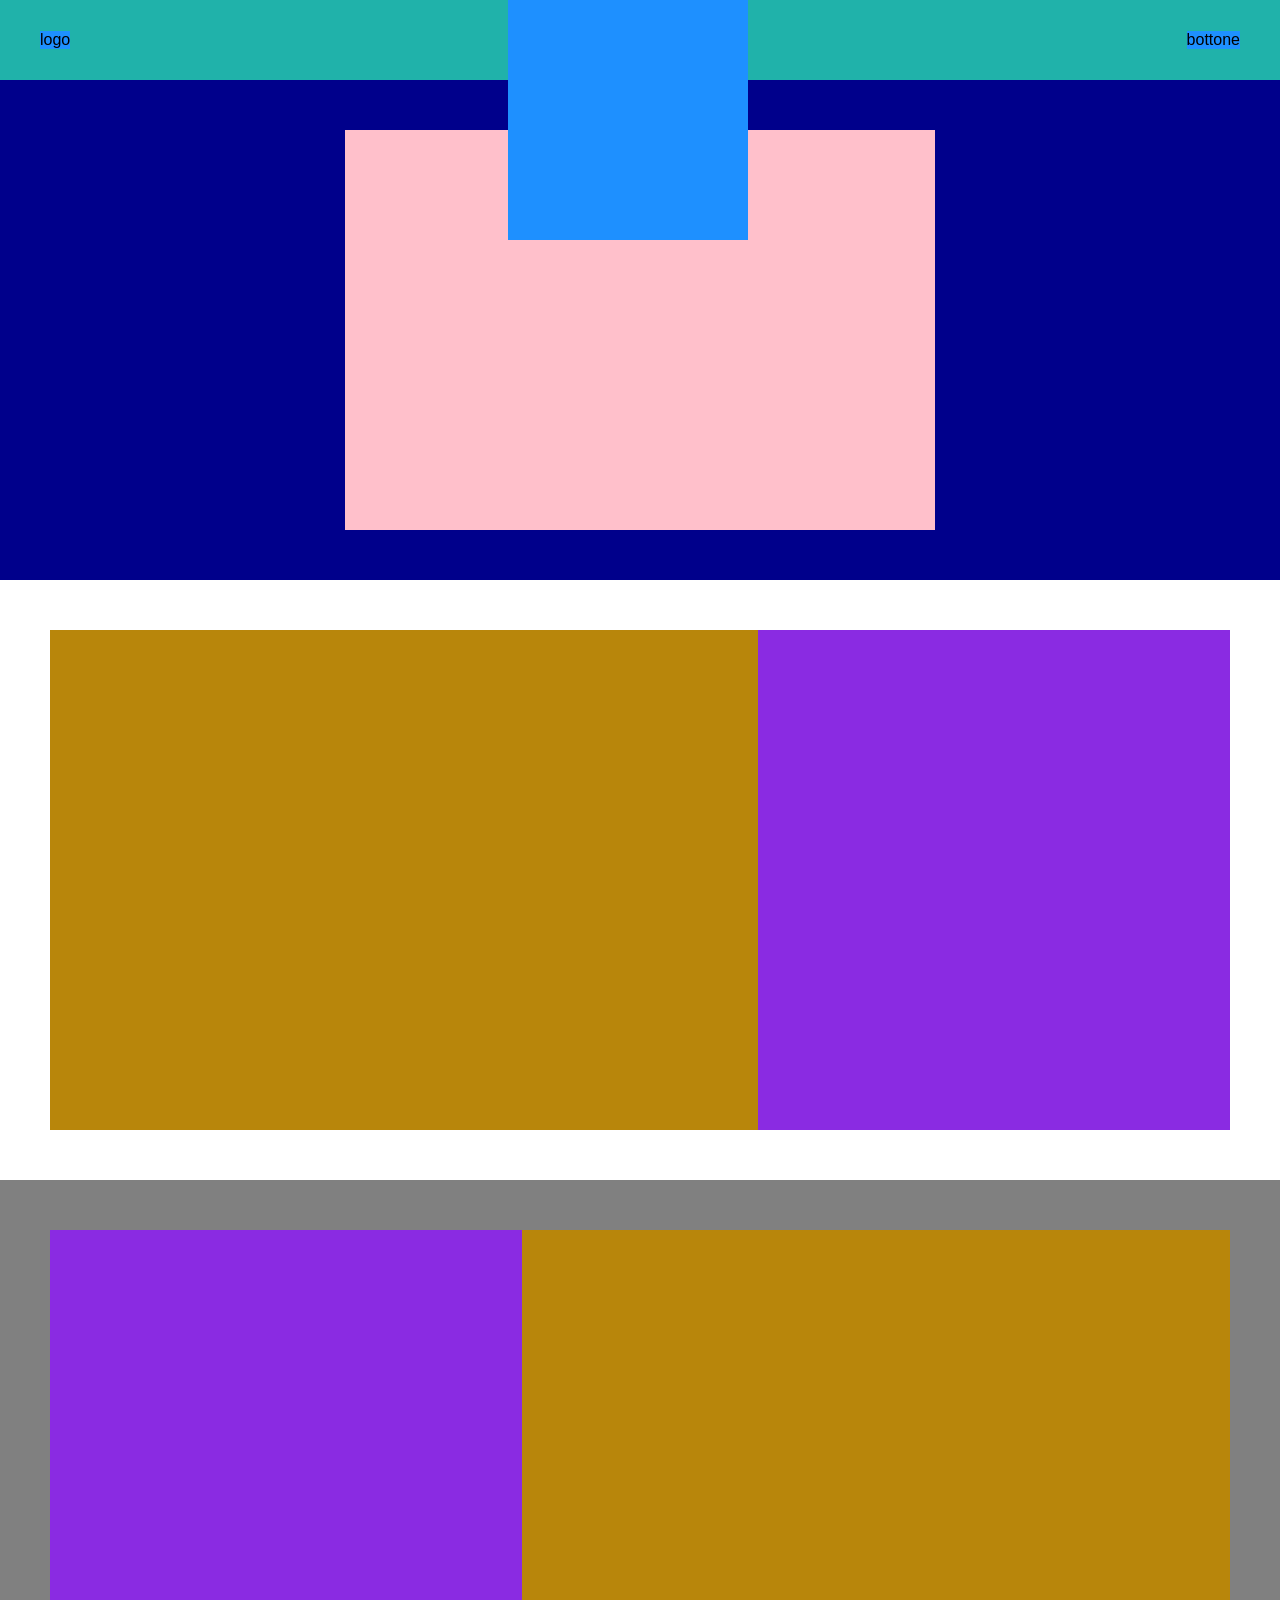
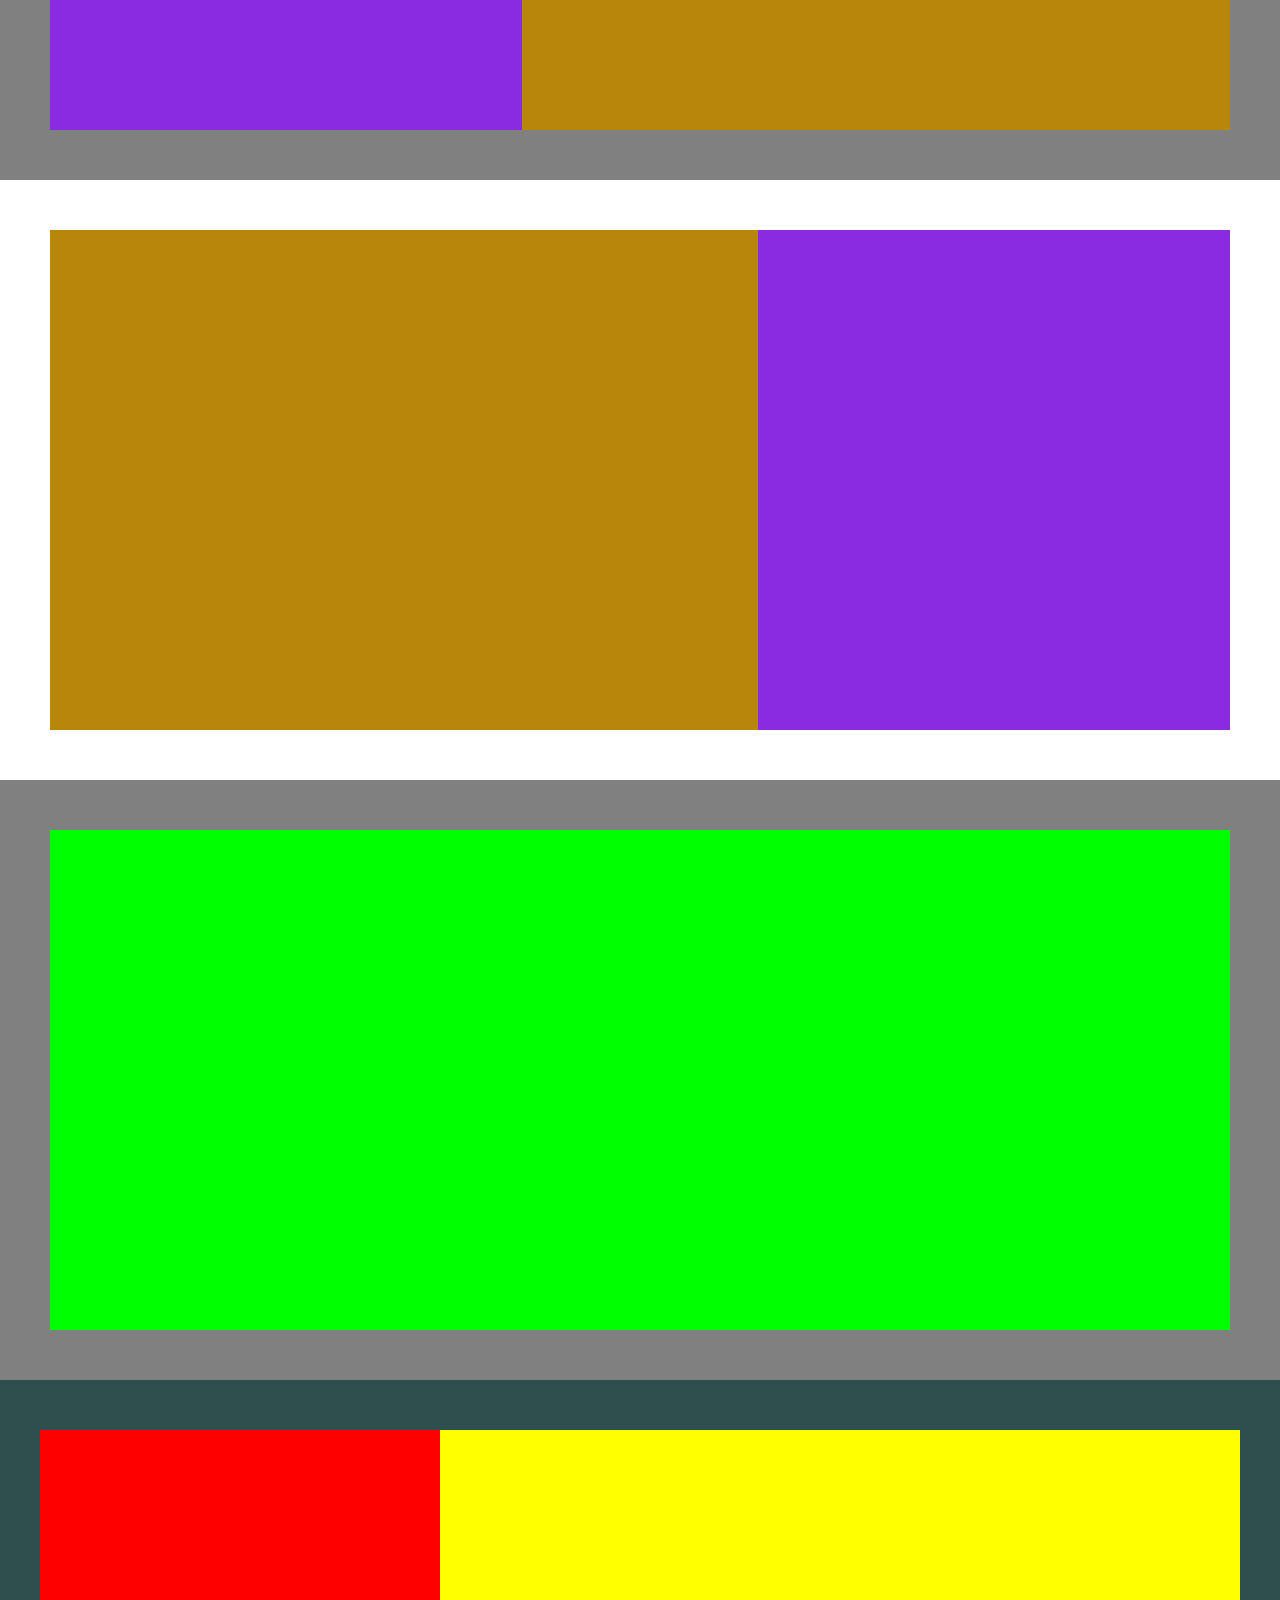
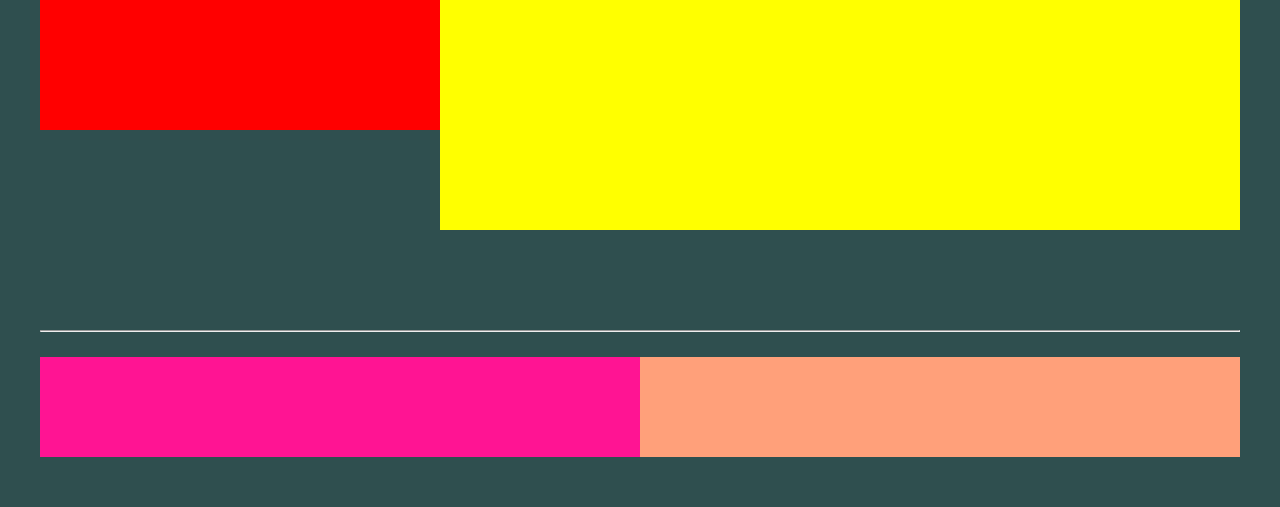
<file: index.html>
<!DOCTYPE html>
<html lang="en">

<head>
    <meta charset="UTF-8">
    <meta http-equiv="X-UA-Compatible" content="IE=edge">
    <meta name="viewport" content="width=device-width, initial-scale=1.0">
    <link rel="stylesheet" href="CSS/Style.css">
    <title>Document</title>
</head>

<body>
    <header>
        <nav class="navbar flexbox">
            <div class="column-logo">logo</div>
            <div class="column-menu">menu link</div>
            <div class="column-act">bottone</div>
        </nav>
    </header>
    <section class="header-sec">
        <div class="content-sec"></div>
    </section>
    <main>
        <section class="odd-sec">
            <div class="sec-container">
                <div class="big-col"></div>
                <div class="small-col"></div>
            </div>
        </section>
        <section class="even-sec">
            <div class="sec-container">
                <div class="small-col"></div>
                <div class="big-col"></div>
            </div>
        </section>
        <section class="odd-sec">
            <div class="sec-container">
                <div class="big-col"></div>
                <div class="small-col"></div>
            </div>
        </section>
        <section class="even-sec">
            <div class="sec-container">
                <div class="vertical-col"></div>
            </div>
        </section>
    </main>
    <footer>
        <div class="container">

            <div class="footer-main">
                <div class='column-lang'></div>
                <div class='column-menu'></div>
                <div class='column-menu'></div>
                <div class='column-menu'></div>
                <div class='column-menu'></div>
            </div>
            <hr>
            <div class="footer-bottom">
                <div class="logo"></div>
                <div class="button"></div>
            </div>
        </div>
    </footer>
</body>

</html>
</file>
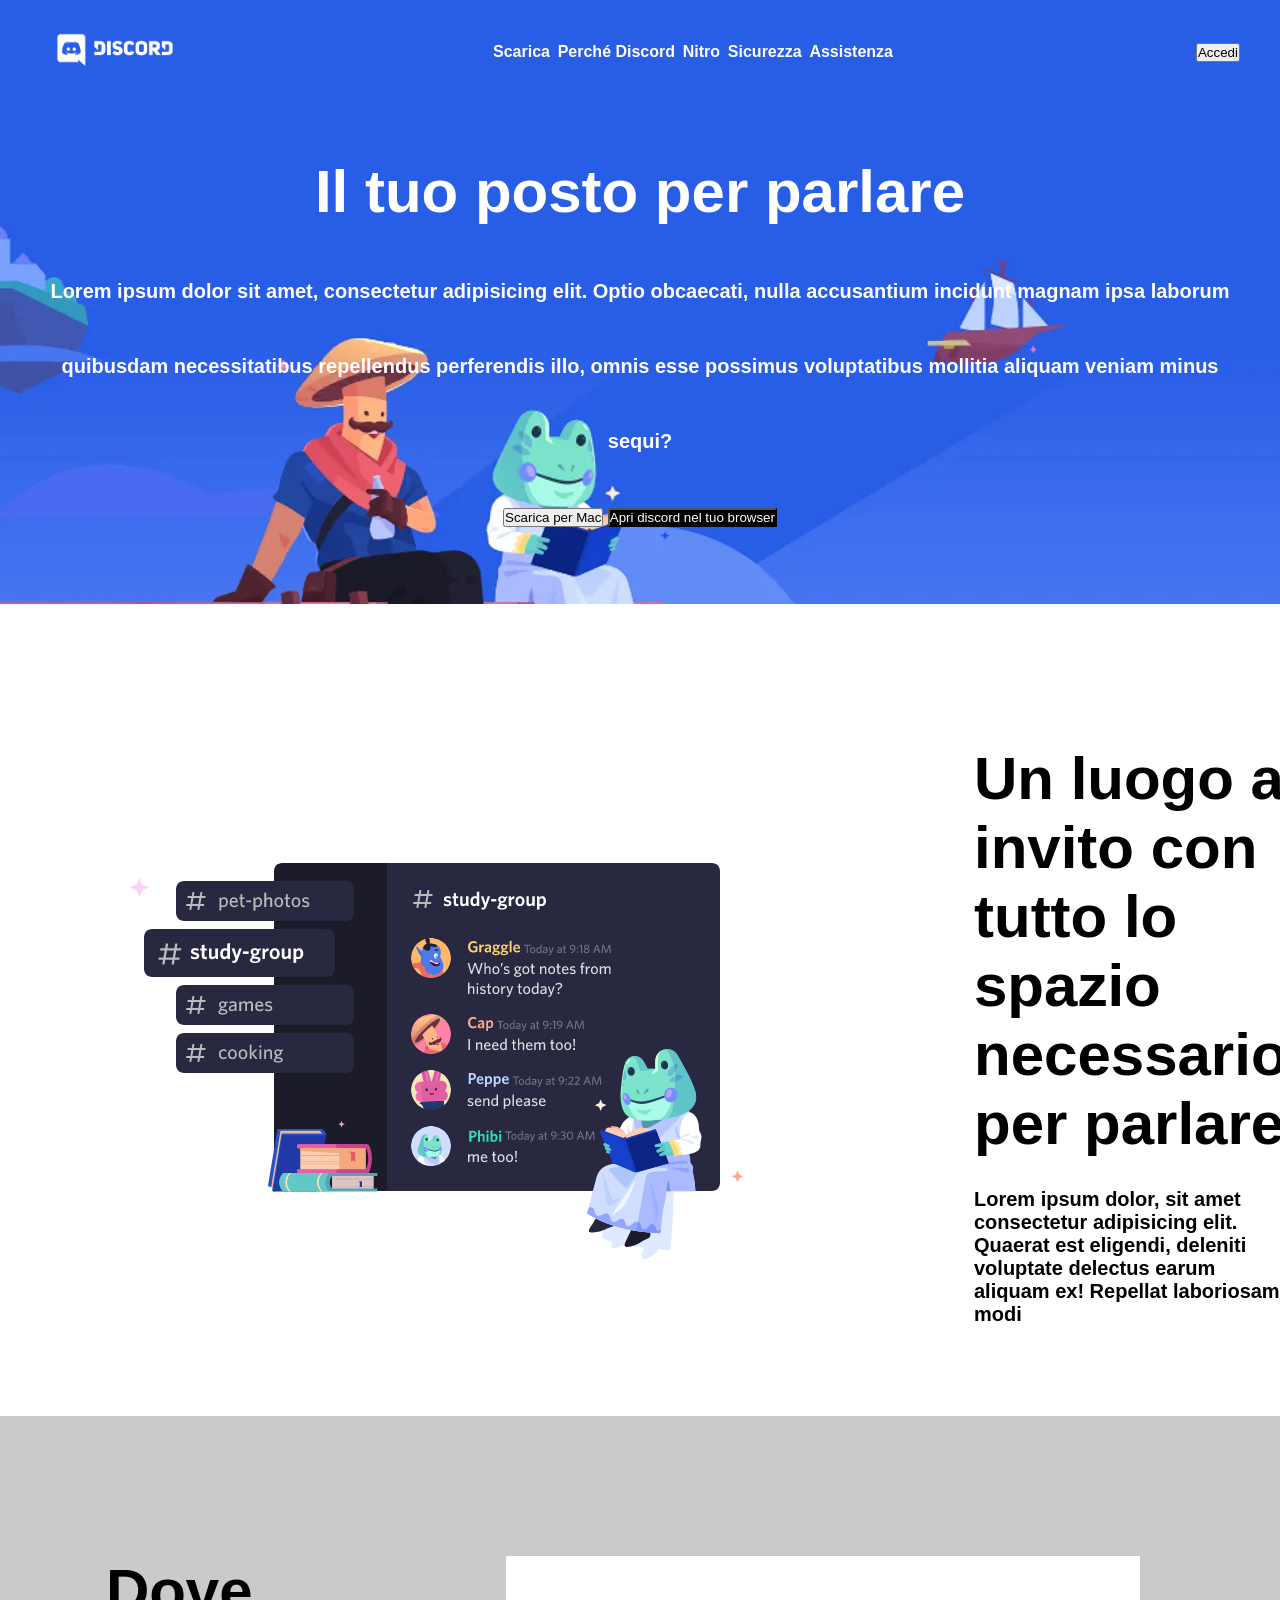
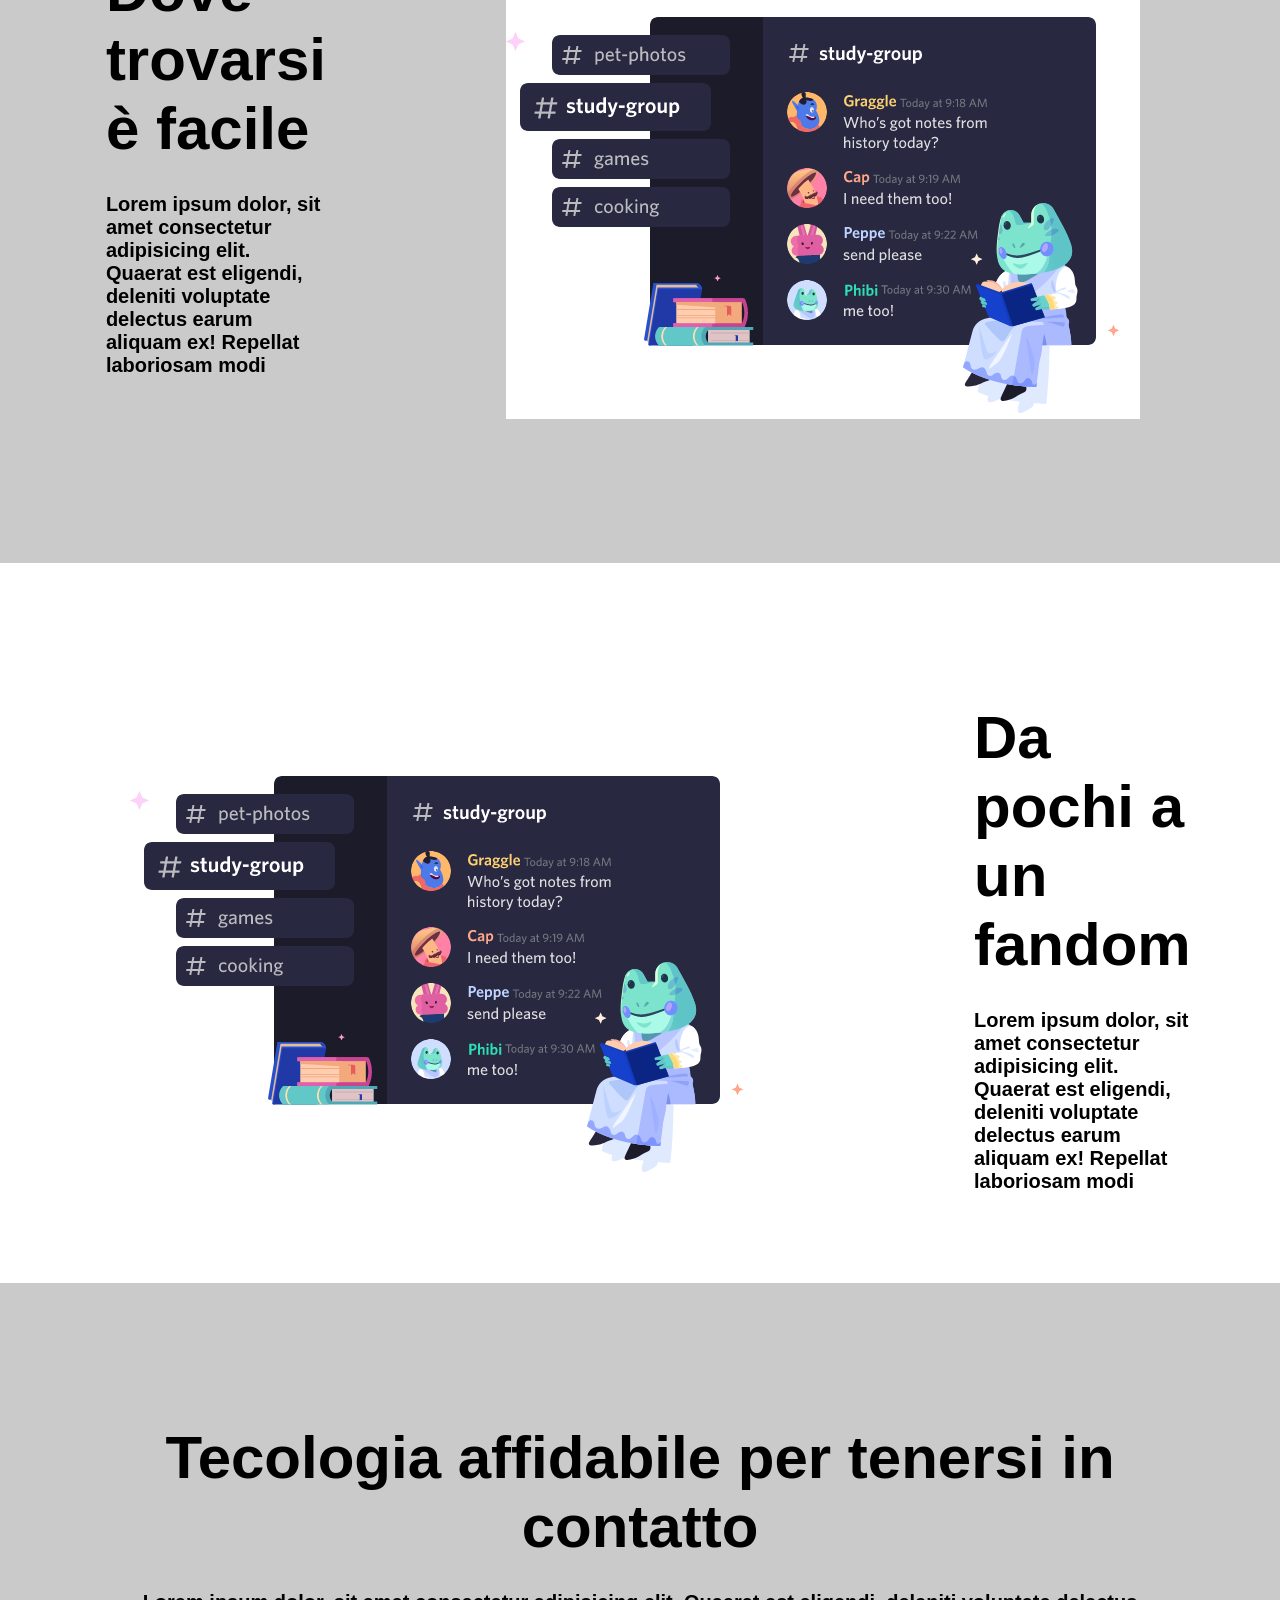
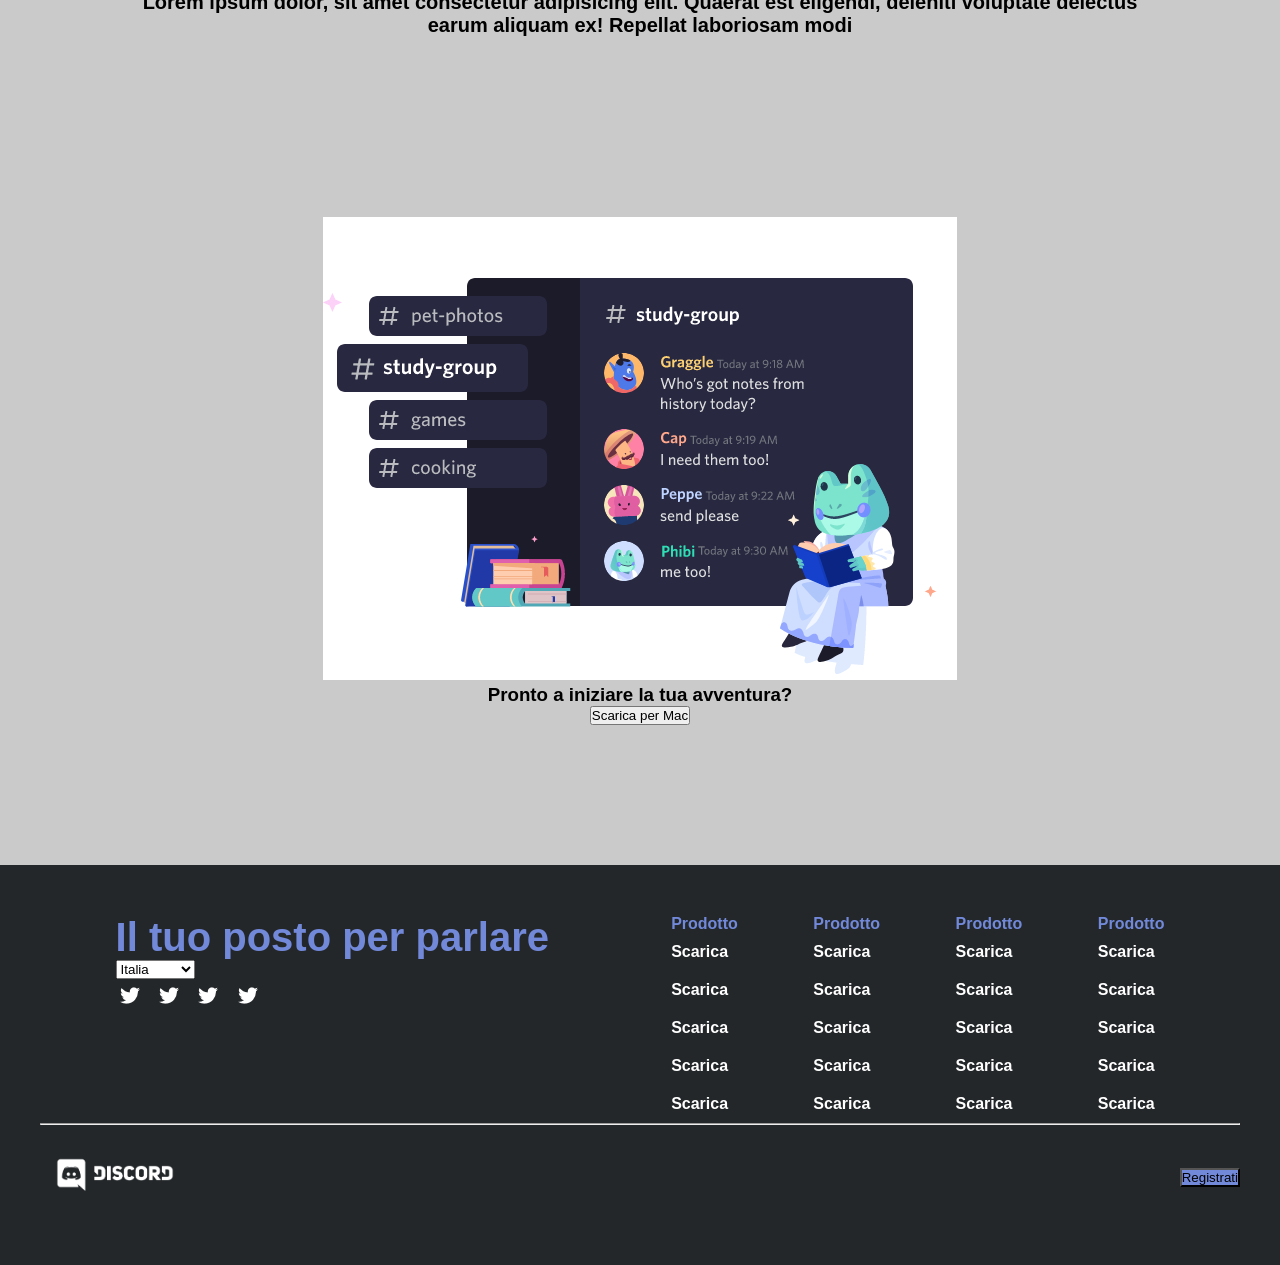
<file: Bonus/index.html>
<!DOCTYPE html>
<html lang="en">

<head>
    <meta charset="UTF-8">
    <meta http-equiv="X-UA-Compatible" content="IE=edge">
    <meta name="viewport" content="width=device-width, initial-scale=1.0">
    <link rel="stylesheet" href="CSS/Style.css">
    <title>Discord</title>
</head>

<body>
    <header>
        <div class="container flex-box">
            <div class="logo-discord">
                <img src="img/discord-logo.png" alt="">
            </div>
            <nav>
                <ul class="flex-box">
                    <li>
                        <a href="">Scarica</a>
                    </li>
                    <li>
                        <a href="">Perché Discord</a>
                    </li>
                    <li>
                        <a href="">Nitro</a>
                    </li>
                    <li>
                        <a href="">Sicurezza</a>
                    </li>
                    <li>
                        <a href="">Assistenza</a>
                    </li>
                </ul>
            </nav>
            <button>Accedi</button>
        </div>
    </header>
    <section class="header-sec">
        <div class="container header-cont">
            <h2>Il tuo posto per parlare</h2>
            <p>Lorem ipsum dolor sit amet, consectetur adipisicing elit. Optio obcaecati, nulla accusantium incidunt
                magnam ipsa laborum quibusdam necessitatibus repellendus perferendis illo, omnis esse possimus
                voluptatibus mollitia aliquam veniam minus sequi?</p>
            <button>Scarica per Mac</button>
            <button class="black-button">Apri discord nel tuo browser</button>
        </div>
    </section>
    <main>
        <section class="first-section">
            <div class="container flex-box-rx">
                <div class="column">
                    <img src="img/unknown.png" alt="">
                </div>
                <div class="column">
                    <h2>
                        Un luogo a invito con tutto lo spazio necessario per parlare
                    </h2>
                    <p>Lorem ipsum dolor, sit amet consectetur adipisicing elit. Quaerat est eligendi, deleniti
                        voluptate
                        delectus earum aliquam ex! Repellat laboriosam modi</p>
                </div>
            </div>
        </section>
        <section class="second-section">
            <div class="container flex-box-sx">
                <div class="column">
                    <img src="img/unknown.png" alt="">
                </div>
                <div class="column">
                    <h2>
                        Dove trovarsi è facile
                    </h2>
                    <p>Lorem ipsum dolor, sit amet consectetur adipisicing elit. Quaerat est eligendi, deleniti
                        voluptate
                        delectus earum aliquam ex! Repellat laboriosam modi</p>
                </div>
            </div>
        </section>
        <section class="first-section">
            <div class="container flex-box-rx">
                <div class="column">
                    <img src="img/unknown.png" alt="">
                </div>
                <div class="column">
                    <h2>
                        Da pochi a un fandom
                    </h2>
                    <p>Lorem ipsum dolor, sit amet consectetur adipisicing elit. Quaerat est eligendi, deleniti
                        voluptate
                        delectus earum aliquam ex! Repellat laboriosam modi</p>
                </div>
            </div>
        </section>
        <section class="second-section">
            <div class="container flex-box-dw">
                <div class="column central-column">
                    <h2>
                        Tecologia affidabile per tenersi in contatto
                    </h2>
                    <p>Lorem ipsum dolor, sit amet consectetur adipisicing elit. Quaerat est eligendi, deleniti
                        voluptate
                        delectus earum aliquam ex! Repellat laboriosam modi</p>
                </div>
                <div class="column-vertical">
                    <img id="vertical-img" src="img/unknown.png" alt="">
                    <h3>Pronto a iniziare la tua avventura?</h3>
                    <button>Scarica per Mac</button>
                </div>
            </div>
        </section>
    </main>
    <footer>
        <div class="container">
            <section class="flexbox-footer">
                <div class="column-footer starter">
                    <h3>Il tuo posto per parlare</h3>
                    <select name="Country" id="Nazione">
                        <option value="Italia">Italia</option>
                        <option value="Inglese">Inglese</option>
                        <option value="Spagnolo">Spagnolo</option>
                    </select>
                    <br>
                    <ul>
                        <li><img src="img/logo-twit.png" alt=""></li>
                        <li><img src="img/logo-twit.png" alt=""></li>
                        <li><img src="img/logo-twit.png" alt=""></li>
                        <li><img src="img/logo-twit.png" alt=""></li>
                    </ul>
                </div>
                <div class="column-footer">
                    <h4>Prodotto</h4>
                    <a href="">Scarica</a>
                    <a href="">Scarica</a>
                    <a href="">Scarica</a>
                    <a href="">Scarica</a>
                    <a href="">Scarica</a>
                </div>
                <div class="column-footer">
                    <h4>Prodotto</h4>
                    <a href="">Scarica</a>
                    <a href="">Scarica</a>
                    <a href="">Scarica</a>
                    <a href="">Scarica</a>
                    <a href="">Scarica</a>
                </div>
                <div class="column-footer">
                    <h4>Prodotto</h4>
                    <a href="">Scarica</a>
                    <a href="">Scarica</a>
                    <a href="">Scarica</a>
                    <a href="">Scarica</a>
                    <a href="">Scarica</a>
                </div>
                <div class="column-footer">
                    <h4>Prodotto</h4>
                    <a href="">Scarica</a>
                    <a href="">Scarica</a>
                    <a href="">Scarica</a>
                    <a href="">Scarica</a>
                    <a href="">Scarica</a>
                </div>
            </section>
            <hr>
            <div class="flex-box">
                <div class="logo-discord">
                    <img src="img/discord-logo.png" alt="">
                </div>
                <div>
                    <button id="register">Registrati</button>
                </div>
            </div>
        </div>
    </footer>
</body>

</html>
</file>
<file: CSS/Style.css>
/* General */
* {
    margin: 0;
    padding: 0;
    box-sizing: border-box;
}

body {
    font-family: sans-serif;
}

section {
    padding: 50px;
}


/* Utilities */

.container {
    max-width: 1200px;
    margin: 0 auto;
}

/* Header */

header {
    min-height: 80px;
    background-color: lightseagreen;
}

.navbar {
    height: 80px;
    max-width: 1200px;
    margin: 0 auto;
    display: flex;
    justify-content: space-between;
    align-items: center;
}

.navbar>div {
    background-color: dodgerblue;
}

/* header section */

.header-sec {
    background-color: darkblue;
    height: 500px;
}

.header-sec .content-sec {
    height: 100%;
    width: 50%;
    margin: 0 auto;
    background-color: pink;
}

/* Main */

.sec-container {
    display: flex;
    height: 100%;
    max-width: 1200px;
    margin: 0 auto;
}

.odd-sec {
    background-color: #fff;
}

.even-sec {
    background-color: grey;
}

.big-col {
    height: 500px;
    flex-basis: 60%;
    background-color: darkgoldenrod;
}

.small-col {
    flex-basis: 40%;
    background-color: blueviolet;
}

.vertical-col {
    flex-basis: 100%;
    background-color: lime;
    height: 500px;
}

/* Footer */

footer {
    background-color: darkslategrey;
    padding: 50px 0;
}

footer .footer-main {
    height: 500px;
    padding-bottom: 25px;
    display: flex;
}

.column-lang {
    width: calc(100% / 5*2);
    height: 300px;
    background-color: red;
}

.column-menu {
    width: calc(100%/5);
    height: 400px;
    background-color: yellow;
}

.footer-bottom {
    display: flex;
    padding-top: 25px;
    justify-content: space-between;
}

.logo {
    height: 100px;
    width: 50%;
    background-color: deeppink;
}

.button {
    height: 100px;
    width: 50%;
    background-color: lightsalmon;
}
</file>
<file: Bonus/CSS/Style.css>
/* Generics */
* {
    margin: 0;
    padding: 0;
}

body {
    font-weight: bold;
    font-family: Arial, Helvetica, sans-serif;
}

.container {
    max-width: 1200px;
    margin: 0 auto;
}

/* Utilities */

.flex-box {
    display: flex;
    justify-content: space-between;
    align-items: center;
}

.flex-box-rx {
    display: flex;
    align-items: center;
}

.flex-box-sx {
    display: flex;
    align-items: top;
    flex-direction: row-reverse;
    justify-content: space-between;
}

.flex-box-dw {
    display: flex;
    flex-direction: column;
    align-items: center;
}

.black-button {
    background-color: black;
    color: white
}

ul {
    list-style-type: none;
}

h2 {
    font-size: 60px;
    margin-bottom: 30px;
}

p {
    font-size: 20px;
}

.logo-discord img {
    height: 100px;
}

/* Contenuto */

header {
    background-color: #285de6;
    color: white;
}

nav {
    width: calc(100% /3);
}

a {
    text-decoration: none;
    color: white;
}

/*sezione header*/
.header-sec {
    line-height: 75px;
    text-align: center;
    color: white;
    min-height: 500px;
    background-image: url('../img/backg-discord.png');
}

.header-cont {
    padding: 50px 0;
}

.header-cont h2 {
    margin-bottom: 25px;
}

/* prima sezione */

.first-section {
    background-color: #fff;
    border-bottom: 2px;
    text-align: left;
    margin-top: 50px;
}

.flex-box-rx img {
    margin-right: 30px;
}

.column {
    margin: 90px;
}

/* seconda sezione */

.second-section {
    padding: 50px;
    background-color: rgb(202, 202, 202);
}

/* terza sezione */

.central-column {
    text-align: center;
}

.column-vertical {
    text-align: center;
    margin: 90px;
}

/* footer */

footer {
    min-height: 400px;
    background-color: #23272a;
}

.flexbox-footer {
    padding-top: 50px;
    display: flex;
    align-items: top;
    justify-content: space-evenly;
}

.column-footer h3 {
    font-size: 40px;
    color: #7289da;
}

.column-footer ul li {
    display: inline-block;
    width: 35px;
}

h4 {
    color: #7289da
}

a {
    padding: 10px 0;
    display: block;
}

.starter {
    width: calc(100%/5*2);
}

#register {
    background-color: #7289da;
}
</file>
